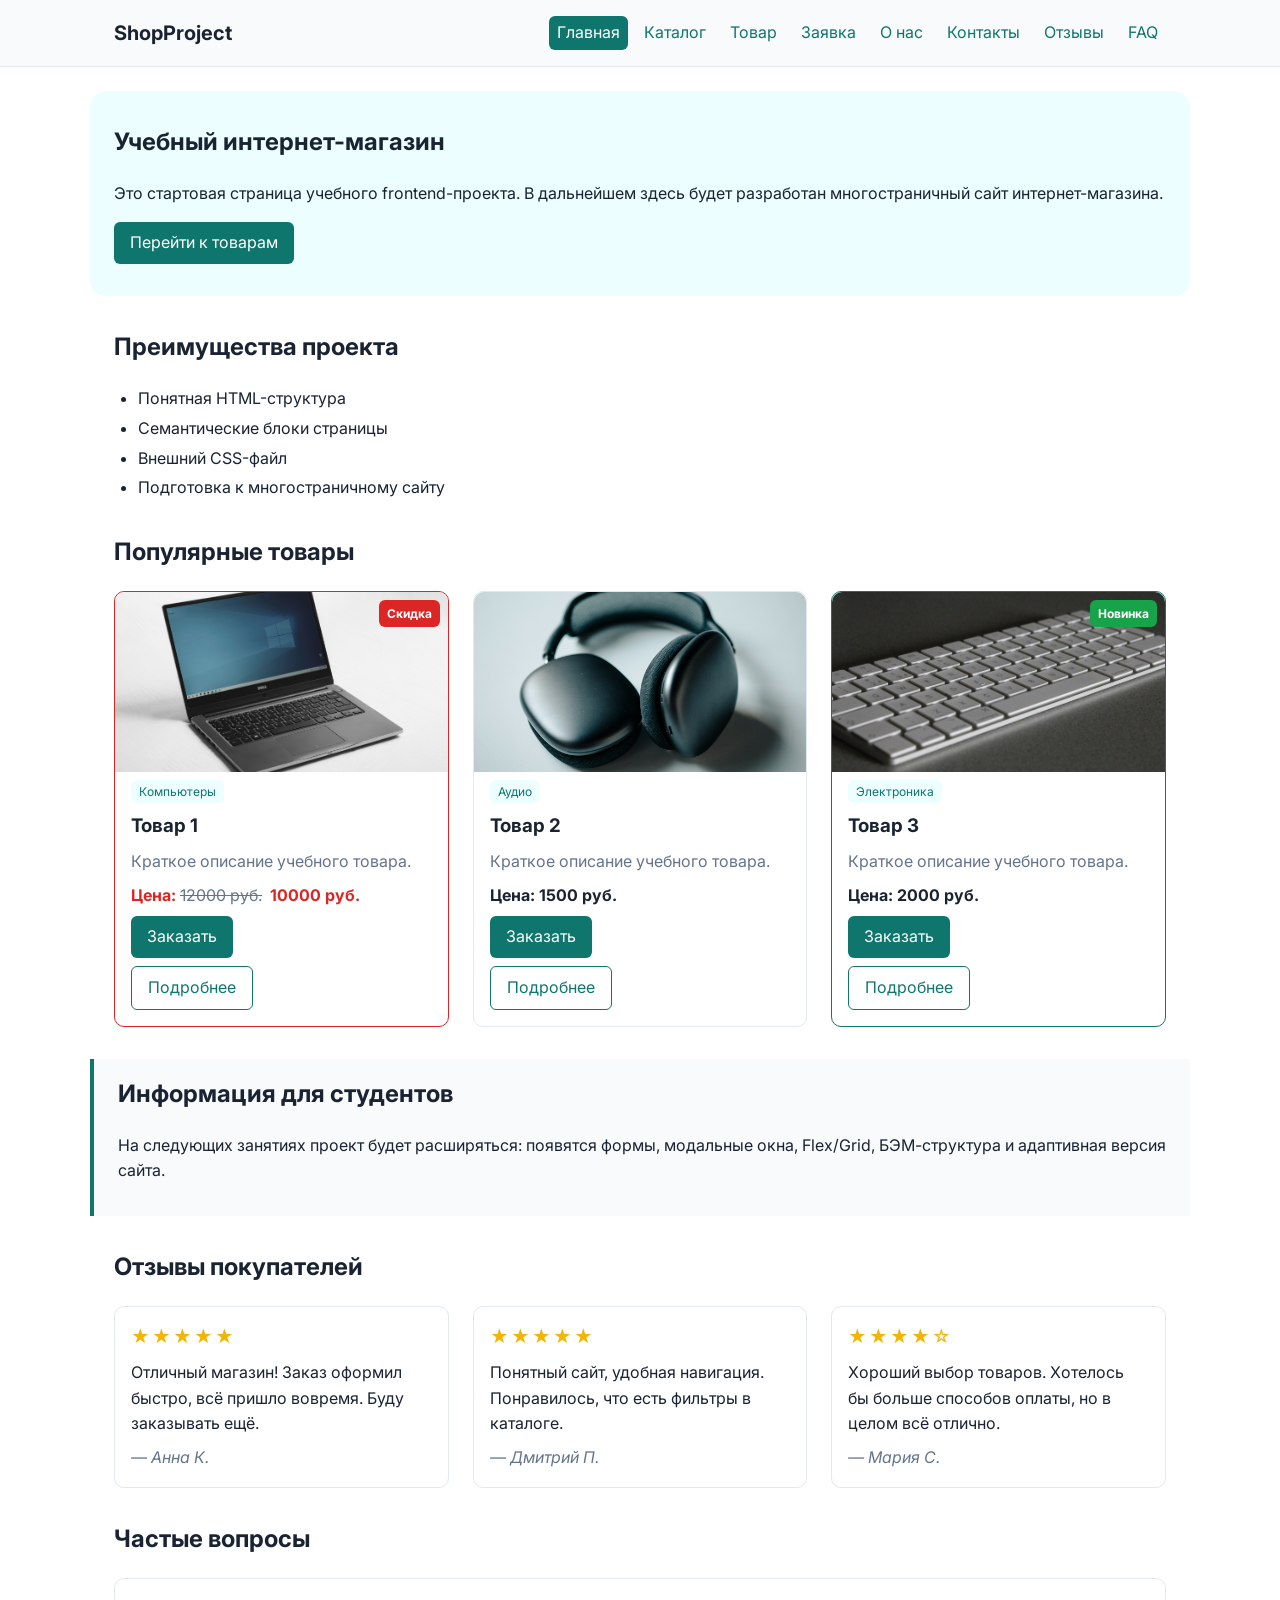
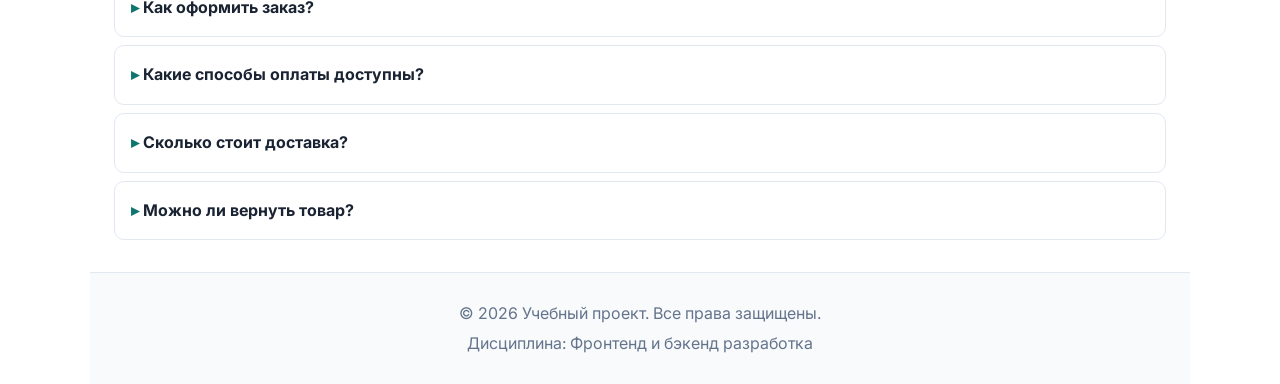
<file: index.html>
<!DOCTYPE html>
<html lang="ru">
<head>
  <meta charset="UTF-8">
  <meta name="viewport" content="width=device-width, initial-scale=1.0">
  <meta name="description" content="Учебный интернет-магазин — главная страница.">
  <title>Главная — Учебный интернет-магазин</title>
  <link rel="preconnect" href="https://fonts.googleapis.com">
  <link rel="preconnect" href="https://fonts.gstatic.com" crossorigin>
  <link href="https://fonts.googleapis.com/css2?family=Inter:wght@400;500;600;700&display=swap" rel="stylesheet"> 
  <link rel="stylesheet" href="css/style.css">
  <script src="js/main.js" defer></script>
</head>
<body>

  <a class="skip-link" href="#main-content">Перейти к содержимому</a>
  <div class="welcome-banner" id="welcome-banner" hidden>
    <div class="welcome-banner__inner">
      <span class="welcome-banner__text" id="welcome-text"></span>
      <button class="welcome-banner__close" type="button" id="welcome-close" aria-label="Закрыть">×</button>
    </div>
  </div>

  <header class="site-header">
    <div class="site-header__inner">
      <a class="site-header__logo" href="index.html">ShopProject</a>
      <nav class="site-nav" aria-label="Основная навигация">
        <ul class="site-nav__list">
          <li class="site-nav__item"><a class="site-nav__link site-nav__link--active" href="index.html" aria-current="page">Главная</a></li>
          <li class="site-nav__item"><a class="site-nav__link" href="catalog.html">Каталог</a></li>
          <li class="site-nav__item"><a class="site-nav__link" href="product.html">Товар</a></li>
          <li class="site-nav__item"><a class="site-nav__link" href="order.html">Заявка</a></li>
          <li class="site-nav__item"><a class="site-nav__link" href="about.html">О нас</a></li>
          <li class="site-nav__item"><a class="site-nav__link" href="contacts.html">Контакты</a></li>
          <li class="site-nav__item"><a class="site-nav__link" href="#reviews">Отзывы</a></li>
          <li class="site-nav__item"><a class="site-nav__link" href="#faq">FAQ</a></li>
        </ul>
      </nav>
    </div>
  </header>

  <main id="main-content">

    <section class="hero">
      <h1>Учебный интернет-магазин</h1>
      <p>Это стартовая страница учебного frontend-проекта. В дальнейшем здесь будет разработан многостраничный сайт интернет-магазина.</p>
      <a class="button button--primary" href="#popular">Перейти к товарам</a>
    </section>

    <section class="section" id="advantages">
      <h2>Преимущества проекта</h2>
      <ul class="advantages-list">
        <li>Понятная HTML-структура</li>
        <li>Семантические блоки страницы</li>
        <li>Внешний CSS-файл</li>
        <li>Подготовка к многостраничному сайту</li>
      </ul>
    </section>

    <section class="section" id="popular">
      <h2>Популярные товары</h2>
      <div class="products-grid">

        <article class="product-card product-card--discount">
          <span class="product-card__badge">Скидка</span>
          <div class="product-card__image">
            <img src="images/product-1.jpg" alt="Товар 1" loading="lazy">
          </div>
          <span class="product-card__category">Компьютеры</span>
          <h3 class="product-card__title">Товар 1</h3>
          <p class="product-card__description">Краткое описание учебного товара.</p>
          <p class="product-card__price">Цена: <s class="product-card__price-old">12000 руб.</s> 10000 руб.</p>
          <button class="button button--primary product-card__button" type="button" data-product="Товар 1">Заказать</button>
          <a class="button button--secondary product-card__button" href="product.html?id=1">Подробнее</a>
        </article>

        <article class="product-card">
          <div class="product-card__image">
            <img src="images/product-2.jpg" alt="Товар 2" loading="lazy">
          </div>
          <span class="product-card__category">Аудио</span>
          <h3 class="product-card__title">Товар 2</h3>
          <p class="product-card__description">Краткое описание учебного товара.</p>
          <p class="product-card__price">Цена: 1500 руб.</p>
          <button class="button button--primary product-card__button" type="button" data-product="Товар 2">Заказать</button>
          <a class="button button--secondary product-card__button" href="product.html?id=2">Подробнее</a>
        </article>

        <article class="product-card product-card--featured">
          <span class="product-card__badge product-card__badge--new">Новинка</span>
          <div class="product-card__image">
            <img src="images/product-3.jpg" alt="Товар 3" loading="lazy">
          </div>
          <span class="product-card__category">Электроника</span>
          <h3 class="product-card__title">Товар 3</h3>
          <p class="product-card__description">Краткое описание учебного товара.</p>
          <p class="product-card__price">Цена: 2000 руб.</p>
          <button class="button button--primary product-card__button" type="button" data-product="Товар 3">Заказать</button>
          <a class="button button--secondary product-card__button" href="product.html?id=3">Подробнее</a>
        </article>

      </div>
    </section>

    <aside class="aside-info">
      <h2>Информация для студентов</h2>
      <p>На следующих занятиях проект будет расширяться: появятся формы, модальные окна, Flex/Grid, БЭМ-структура и адаптивная версия сайта.</p>
    </aside>

      <!-- Отзывы -->
    <section class="section" id="reviews">
      <h2>Отзывы покупателей</h2>
      <div class="reviews-grid">

        <article class="review-card">
          <p class="review-card__rating" aria-label="Оценка 5 из 5">★★★★★</p>
          <p class="review-card__text">Отличный магазин! Заказ оформил быстро, всё пришло вовремя. Буду заказывать ещё.</p>
          <p class="review-card__author">— Анна К.</p>
        </article>

        <article class="review-card">
          <p class="review-card__rating" aria-label="Оценка 5 из 5">★★★★★</p>
          <p class="review-card__text">Понятный сайт, удобная навигация. Понравилось, что есть фильтры в каталоге.</p>
          <p class="review-card__author">— Дмитрий П.</p>
        </article>

        <article class="review-card">
          <p class="review-card__rating" aria-label="Оценка 4 из 5">★★★★☆</p>
          <p class="review-card__text">Хороший выбор товаров. Хотелось бы больше способов оплаты, но в целом всё отлично.</p>
          <p class="review-card__author">— Мария С.</p>
        </article>

      </div>
    </section>

    <!-- FAQ -->
    <section class="section" id="faq">
      <h2>Частые вопросы</h2>
      <div class="faq">

        <details class="faq-item">
          <summary class="faq-item__question">Как оформить заказ?</summary>
          <p class="faq-item__answer">Нажмите кнопку «Заказать» в карточке товара, заполните форму в модальном окне и подтвердите заявку. Мы свяжемся с вами для уточнения деталей.</p>
        </details>

        <details class="faq-item">
          <summary class="faq-item__question">Какие способы оплаты доступны?</summary>
          <p class="faq-item__answer">Мы принимаем банковские карты, переводы по СБП и наличные при получении.</p>
        </details>

        <details class="faq-item">
          <summary class="faq-item__question">Сколько стоит доставка?</summary>
          <p class="faq-item__answer">Доставка по городу — бесплатно при заказе от 3000 рублей. По России — от 300 рублей в зависимости от региона.</p>
        </details>

        <details class="faq-item">
          <summary class="faq-item__question">Можно ли вернуть товар?</summary>
          <p class="faq-item__answer">Да, в течение 14 дней с момента получения, если товар не был в использовании и сохранена упаковка.</p>
        </details>

      </div>
    </section>

    <p class="success-message" id="success-message" hidden>Форма успешно отправлена!</p>
  </main>

  <footer class="site-footer" id="contacts">
    <p>&copy; 2026 Учебный проект. Все права защищены.</p>
    <p>Дисциплина: Фронтенд и бэкенд разработка</p>
  </footer>

  <dialog class="order-dialog" id="order-dialog" aria-labelledby="order-dialog-title">
    <h2 class="order-dialog__title" id="order-dialog-title">Оформление заявки</h2>
    <form class="order-form" id="order-form" action="#" method="post" novalidate>
      <input id="selected-product" name="selected-product" type="hidden">

      <div class="order-form__field">
        <label class="order-form__label" for="order-name">Имя</label>
        <input class="order-form__input" id="order-name" name="name" type="text" placeholder="Введите ваше имя" minlength="2" required>
      </div>

      <div class="order-form__field">
        <label class="order-form__label" for="order-email">E-mail</label>
        <input class="order-form__input" id="order-email" name="email" type="email" placeholder="example@mail.ru" required>
      </div>

      <div class="order-form__field">
        <label class="order-form__label" for="order-phone">Телефон</label>
        <input class="order-form__input" id="order-phone" name="phone" type="tel" placeholder="+7 (900) 000-00-00" required>
      </div>

      <div class="order-form__field">
        <label class="order-form__label" for="order-comment">Комментарий</label>
        <textarea class="order-form__textarea" id="order-comment" name="comment" rows="3" placeholder="Дополнительная информация"></textarea>
      </div>

      <div class="order-form__field order-form__field--checkbox">
        <label>
          <input id="order-agreement" name="agreement" type="checkbox" required>
          Я согласен на обработку данных
        </label>
      </div>

      <div class="order-form__actions">
        <button class="button button--secondary" type="button" id="close-order-dialog">Закрыть</button>
        <button class="button button--primary" type="submit">Отправить заявку</button>
      </div>
    </form>
  </dialog>

</body>
</html>
</file>
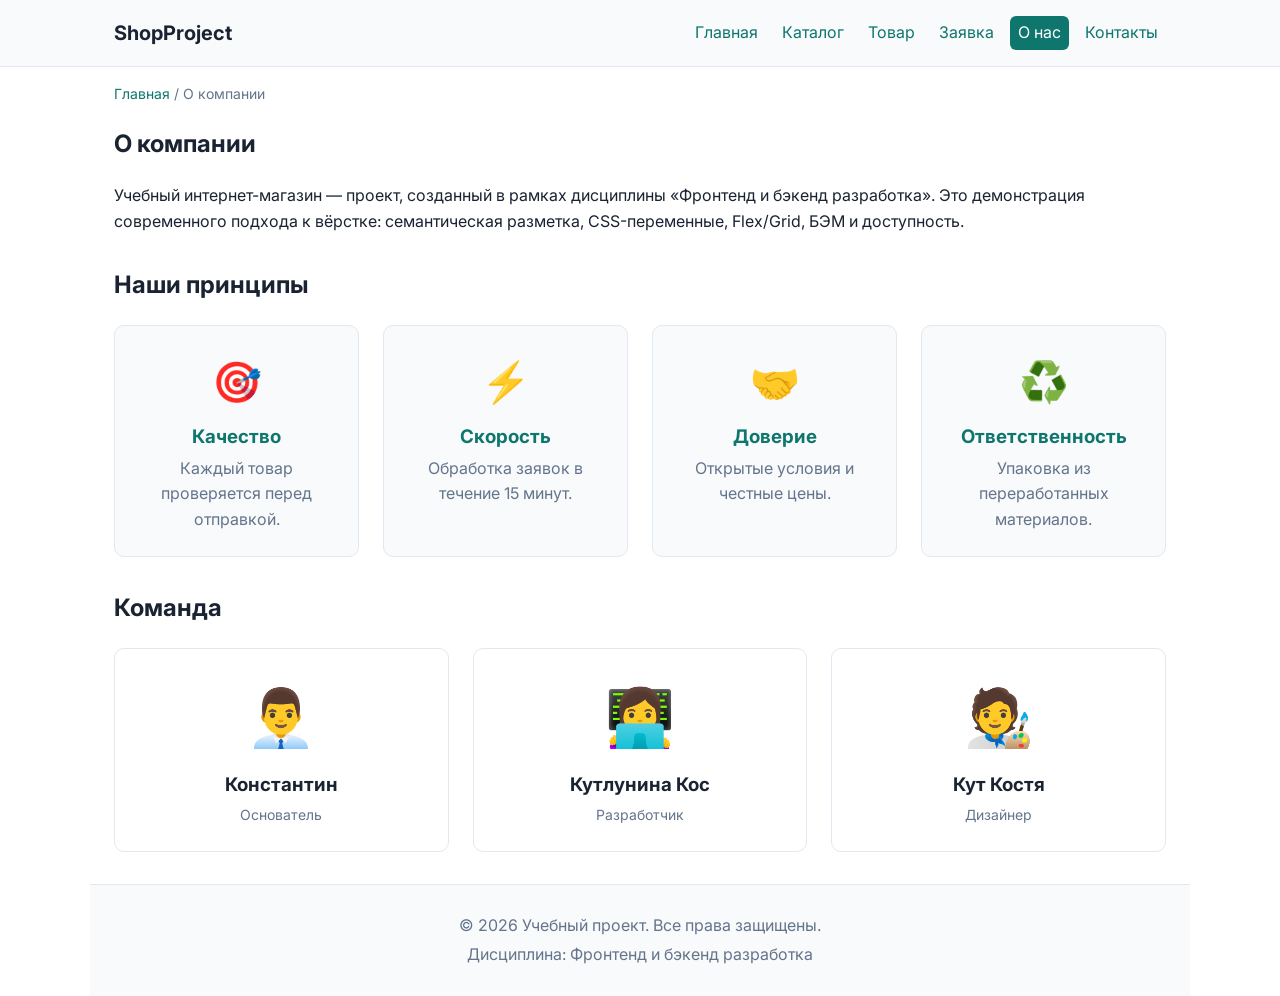
<file: about.html>
<!DOCTYPE html>
<html lang="ru">
<head>
  <meta charset="UTF-8">
  <meta name="viewport" content="width=device-width, initial-scale=1.0">
  <meta name="description" content="О компании — учебный интернет-магазин.">
  <title>О компании — Учебный интернет-магазин</title>
  <link rel="preconnect" href="https://fonts.googleapis.com">
  <link rel="preconnect" href="https://fonts.gstatic.com" crossorigin>
  <link href="https://fonts.googleapis.com/css2?family=Inter:wght@400;500;600;700&display=swap" rel="stylesheet">
  <link rel="stylesheet" href="css/style.css">
  <script src="js/main.js" defer></script>
</head>
<body>

  <a class="skip-link" href="#main-content">Перейти к содержимому</a>

  <header class="site-header">
    <div class="site-header__inner">
      <a class="site-header__logo" href="index.html">ShopProject</a>
      <nav class="site-nav" aria-label="Основная навигация">
        <ul class="site-nav__list">
          <li class="site-nav__item"><a class="site-nav__link" href="index.html">Главная</a></li>
          <li class="site-nav__item"><a class="site-nav__link" href="catalog.html">Каталог</a></li>
          <li class="site-nav__item"><a class="site-nav__link" href="product.html">Товар</a></li>
          <li class="site-nav__item"><a class="site-nav__link" href="order.html">Заявка</a></li>
          <li class="site-nav__item"><a class="site-nav__link site-nav__link--active" href="about.html" aria-current="page">О нас</a></li>
          <li class="site-nav__item"><a class="site-nav__link" href="contacts.html">Контакты</a></li>
        </ul>
      </nav>
    </div>
  </header>

  <main id="main-content">

    <nav class="breadcrumbs" aria-label="Хлебные крошки">
      <a class="breadcrumbs__link" href="index.html">Главная</a>
      <span class="breadcrumbs__current">О компании</span>
    </nav>

    <section class="section">
      <h1>О компании</h1>
      <p>Учебный интернет-магазин — проект, созданный в рамках дисциплины «Фронтенд и бэкенд разработка». Это демонстрация современного подхода к вёрстке: семантическая разметка, CSS-переменные, Flex/Grid, БЭМ и доступность.</p>
    </section>

    <section class="section" id="values">
      <h2>Наши принципы</h2>
      <div class="values-grid">

        <article class="value-card">
          <div class="value-card__icon">🎯</div>
          <h3 class="value-card__title">Качество</h3>
          <p class="value-card__text">Каждый товар проверяется перед отправкой.</p>
        </article>

        <article class="value-card">
          <div class="value-card__icon">⚡</div>
          <h3 class="value-card__title">Скорость</h3>
          <p class="value-card__text">Обработка заявок в течение 15 минут.</p>
        </article>

        <article class="value-card">
          <div class="value-card__icon">🤝</div>
          <h3 class="value-card__title">Доверие</h3>
          <p class="value-card__text">Открытые условия и честные цены.</p>
        </article>

        <article class="value-card">
          <div class="value-card__icon">♻️</div>
          <h3 class="value-card__title">Ответственность</h3>
          <p class="value-card__text">Упаковка из переработанных материалов.</p>
        </article>

      </div>
    </section>

    <section class="section">
      <h2>Команда</h2>
      <div class="team-grid">

        <article class="team-card">
          <div class="team-card__avatar">👨‍💼</div>
          <h3 class="team-card__name">Константин</h3>
          <p class="team-card__role">Основатель</p>
        </article>

        <article class="team-card">
          <div class="team-card__avatar">👩‍💻</div>
          <h3 class="team-card__name">Кутлунина Кос</h3>
          <p class="team-card__role">Разработчик</p>
        </article>

        <article class="team-card">
          <div class="team-card__avatar">🧑‍🎨</div>
          <h3 class="team-card__name">Кут Костя</h3>
          <p class="team-card__role">Дизайнер</p>
        </article>

      </div>
    </section>

  </main>

  <footer class="site-footer">
    <p>&copy; 2026 Учебный проект. Все права защищены.</p>
    <p>Дисциплина: Фронтенд и бэкенд разработка</p>
  </footer>

</body>
</html>
</file>
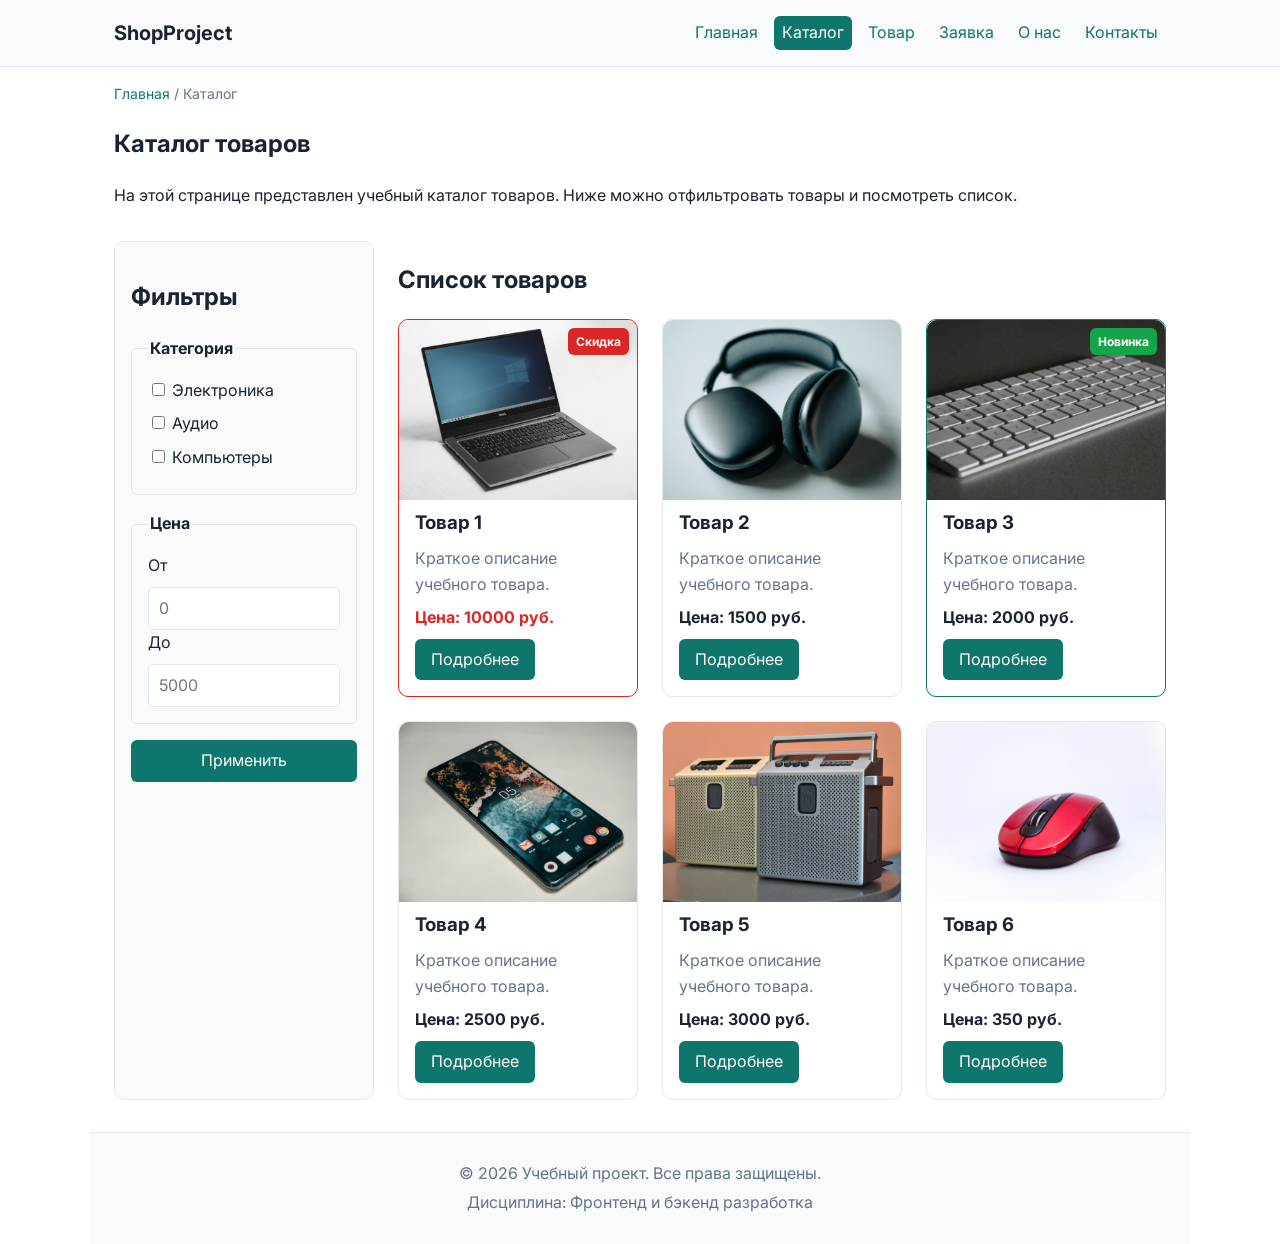
<file: catalog.html>
<!DOCTYPE html>
<html lang="ru">
<head>
  <meta charset="UTF-8">
  <meta name="viewport" content="width=device-width, initial-scale=1.0">
  <meta name="description" content="Каталог товаров учебного интернет-магазина.">
  <title>Каталог — Учебный интернет-магазин</title>
  <link rel="preconnect" href="https://fonts.googleapis.com">
  <link rel="preconnect" href="https://fonts.gstatic.com" crossorigin>
  <link href="https://fonts.googleapis.com/css2?family=Inter:wght@400;500;600;700&display=swap" rel="stylesheet">
  <link rel="stylesheet" href="css/style.css">
  <script src="js/main.js" defer></script>
</head>
<body>

  <a class="skip-link" href="#main-content">Перейти к содержимому</a>

  <header class="site-header">
    <div class="site-header__inner">
      <a class="site-header__logo" href="index.html">ShopProject</a>
      <nav class="site-nav" aria-label="Основная навигация">
        <ul class="site-nav__list">
          <li class="site-nav__item"><a class="site-nav__link" href="index.html" >Главная</a></li>
          <li class="site-nav__item"><a class="site-nav__link site-nav__link--active" href="catalog.html" aria-current="page">Каталог</a></li>
          <li class="site-nav__item"><a class="site-nav__link" href="product.html">Товар</a></li>
          <li class="site-nav__item"><a class="site-nav__link" href="order.html">Заявка</a></li>
          <li class="site-nav__item"><a class="site-nav__link" href="about.html">О нас</a></li>
          <li class="site-nav__item"><a class="site-nav__link" href="contacts.html">Контакты</a></li>
        </ul>
      </nav>
    </div>
  </header>

  <main id="main-content">

    <nav class="breadcrumbs" aria-label="Хлебные крошки">
      <a class="breadcrumbs__link" href="index.html">Главная</a>
      <span class="breadcrumbs__current">Каталог</span>
    </nav>

    <section class="section">
      <h1>Каталог товаров</h1>
      <p>На этой странице представлен учебный каталог товаров. Ниже можно отфильтровать товары и посмотреть список.</p>
    </section>

    <section class="catalog-layout">

      <aside class="catalog-filters">
        <h2>Фильтры</h2>
        <form class="filters-form" id="filters-form" action="#" method="get">
          <fieldset>
            <legend>Категория</legend>
            <label><input type="checkbox" name="category" value="electronics"> Электроника</label>
            <label><input type="checkbox" name="category" value="audio"> Аудио</label>
            <label><input type="checkbox" name="category" value="computers"> Компьютеры</label>
          </fieldset>

          <fieldset>
            <legend>Цена</legend>
            <label for="price-from">От</label>
            <input id="price-from" name="price-from" type="number" min="0" placeholder="0">
            <label for="price-to">До</label>
            <input id="price-to" name="price-to" type="number" min="0" placeholder="5000">
          </fieldset>

          <button class="button button--primary" type="submit">Применить</button>
        </form>
      </aside>

<section class="catalog-products">
  <h2>Список товаров</h2>
  <div class="products-grid">

    <article class="product-card product-card--discount" data-category="computers" data-price="1000">
      <span class="product-card__badge">Скидка</span>
      <div class="product-card__image">
        <img src="images/product-1.jpg" alt="Товар 1" loading="lazy">
      </div>
      <h3 class="product-card__title">Товар 1</h3>
      <p class="product-card__description">Краткое описание учебного товара.</p>
      <p class="product-card__price">Цена: 10000 руб.</p>
      <a class="button button--primary product-card__button" href="product.html?id=1">Подробнее</a>
    </article>

    <article class="product-card" data-category="audio" data-price="1500">
      <div class="product-card__image">
        <img src="images/product-2.jpg" alt="Товар 2" loading="lazy">
      </div>      
      <h3 class="product-card__title">Товар 2</h3>
      <p class="product-card__description">Краткое описание учебного товара.</p>
      <p class="product-card__price">Цена: 1500 руб.</p>
      <a class="button button--primary product-card__button" href="product.html?id=2">Подробнее</a>
    </article>

    <article class="product-card product-card--featured" data-category="electronics" data-price="2000">
      <span class="product-card__badge product-card__badge--new">Новинка</span>
      <div class="product-card__image">
        <img src="images/product-3.jpg" alt="Товар 3" loading="lazy">
      </div> 
      <h3 class="product-card__title">Товар 3</h3>
      <p class="product-card__description">Краткое описание учебного товара.</p>
      <p class="product-card__price">Цена: 2000 руб.</p>
      <a class="button button--primary product-card__button" href="product.html?id=3">Подробнее</a>
    </article>

    <article class="product-card" data-category="computers" data-price="2500">
      <div class="product-card__image">
        <img src="images/product-4.jpg" alt="Товар 4" loading="lazy">
      </div>       
      <h3 class="product-card__title">Товар 4</h3>
      <p class="product-card__description">Краткое описание учебного товара.</p>
      <p class="product-card__price">Цена: 2500 руб.</p>
      <a class="button button--primary product-card__button" href="product.html?id=4">Подробнее</a>
    </article>

    <article class="product-card" data-category="audio" data-price="3000">
      <div class="product-card__image">
        <img src="images/product-5.jpg" alt="Товар 5" loading="lazy">
      </div>       
      <h3 class="product-card__title">Товар 5</h3>
      <p class="product-card__description">Краткое описание учебного товара.</p>
      <p class="product-card__price">Цена: 3000 руб.</p>
      <a class="button button--primary product-card__button" href="product.html?id=5">Подробнее</a>
    </article>

    <article class="product-card" data-category="electronics" data-price="3500">
      <div class="product-card__image">
        <img src="images/product-6.jpg" alt="Товар 6" loading="lazy">
      </div>       
      <h3 class="product-card__title">Товар 6</h3>
      <p class="product-card__description">Краткое описание учебного товара.</p>
      <p class="product-card__price">Цена: 350 руб.</p>
      <a class="button button--primary product-card__button" href="product.html?id=6">Подробнее</a>
    </article>

  </div>
</section>

    </section>
  </main>

  <footer class="site-footer">
    <p>&copy; 2026 Учебный проект. Все права защищены.</p>
    <p>Дисциплина: Фронтенд и бэкенд разработка</p>
  </footer>

</body>
</html>
</file>
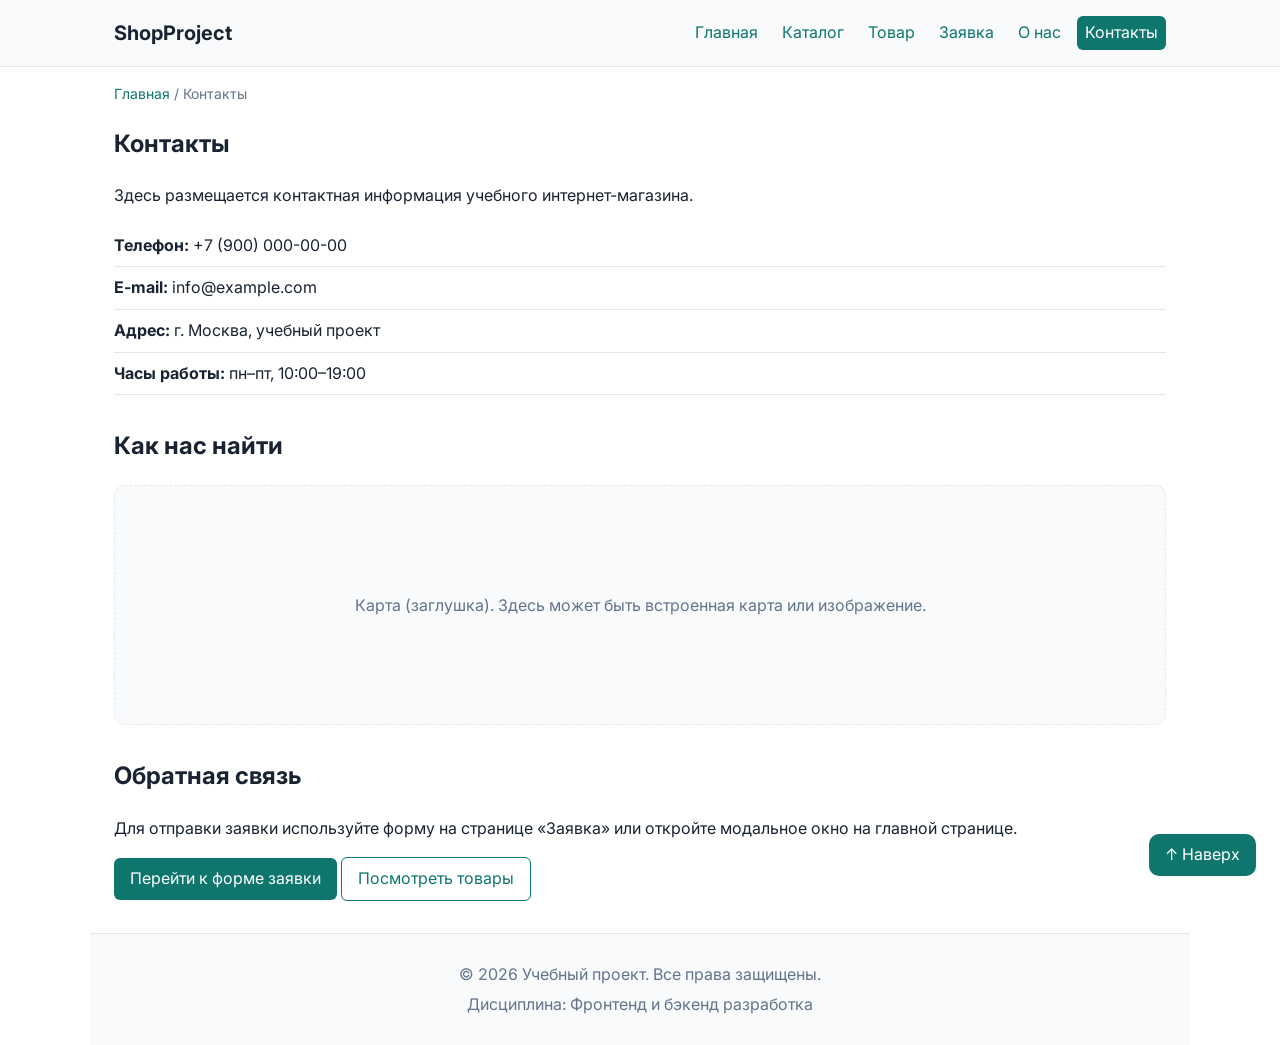
<file: contacts.html>
<!DOCTYPE html>
<html lang="ru">
<head>
  <meta charset="UTF-8">
  <meta name="viewport" content="width=device-width, initial-scale=1.0">
  <meta name="description" content="Контакты учебного интернет-магазина.">
  <title>Контакты — Учебный интернет-магазин</title>
  <link rel="preconnect" href="https://fonts.googleapis.com">
  <link rel="preconnect" href="https://fonts.gstatic.com" crossorigin>
  <link href="https://fonts.googleapis.com/css2?family=Inter:wght@400;500;600;700&display=swap" rel="stylesheet">
  <link rel="stylesheet" href="css/style.css">
  <script src="js/main.js" defer></script>
</head>
<body>

  <a class="skip-link" href="#main-content">Перейти к содержимому</a>

  <header class="site-header">
    <div class="site-header__inner">
      <a class="site-header__logo" href="index.html">ShopProject</a>
      <nav class="site-nav" aria-label="Основная навигация">
        <ul class="site-nav__list">
          <li class="site-nav__item"><a class="site-nav__link" href="index.html">Главная</a></li>
          <li class="site-nav__item"><a class="site-nav__link" href="catalog.html">Каталог</a></li>
          <li class="site-nav__item"><a class="site-nav__link" href="product.html">Товар</a></li>
          <li class="site-nav__item"><a class="site-nav__link" href="order.html">Заявка</a></li>
          <li class="site-nav__item"><a class="site-nav__link" href="about.html">О нас</a></li>
          <li class="site-nav__item"><a class="site-nav__link site-nav__link--active" href="contacts.html" aria-current="page">Контакты</a></li>
        </ul>
      </nav>
    </div>
  </header>

  <main id="main-content">

    <nav class="breadcrumbs" aria-label="Хлебные крошки">
      <a class="breadcrumbs__link" href="index.html">Главная</a>
      <span class="breadcrumbs__current">Контакты</span>
    </nav>

    <section class="section">
      <h1>Контакты</h1>
      <p>Здесь размещается контактная информация учебного интернет-магазина.</p>

      <ul class="contacts-list">
        <li><strong>Телефон:</strong> +7 (900) 000-00-00</li>
        <li><strong>E-mail:</strong> info@example.com</li>
        <li><strong>Адрес:</strong> г. Москва, учебный проект</li>
        <li><strong>Часы работы:</strong> пн–пт, 10:00–19:00</li>
      </ul>
    </section>

    <section class="section">
      <h2>Как нас найти</h2>
      <div class="map-placeholder">
        Карта (заглушка). Здесь может быть встроенная карта или изображение.
      </div>
    </section>

    <section class="section" id="feedback">
      <h2>Обратная связь</h2>
      <p>Для отправки заявки используйте форму на странице «Заявка» или откройте модальное окно на главной странице.</p>
      <a class="button button--primary" href="order.html">Перейти к форме заявки</a>
      <a class="button button--secondary" href="index.html#popular">Посмотреть товары</a>
    </section>

  </main>

  <footer class="site-footer">
    <p>&copy; 2026 Учебный проект. Все права защищены.</p>
    <p>Дисциплина: Фронтенд и бэкенд разработка</p>
  </footer>

  <a class="back-to-top" href="#" aria-label="Наверх">↑ Наверх</a>

</body>
</html>
</file>
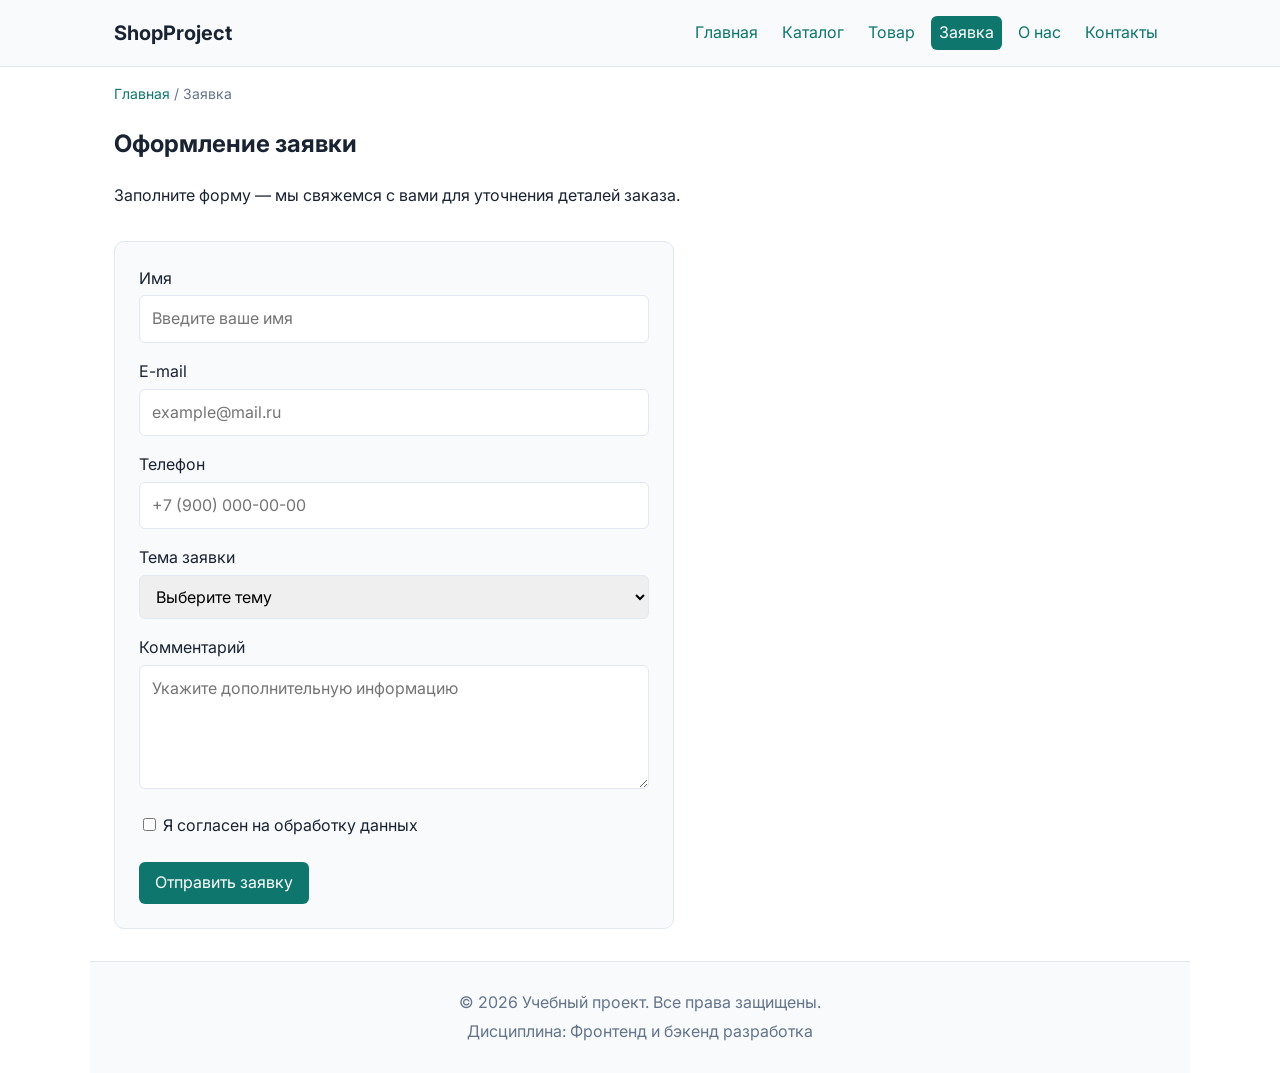
<file: order.html>
<!DOCTYPE html>
<html lang="ru">
<head>
  <meta charset="UTF-8">
  <meta name="viewport" content="width=device-width, initial-scale=1.0">
  <meta name="description" content="Оформление заявки в учебном интернет-магазине.">
  <title>Заявка — Учебный интернет-магазин</title>
  <link rel="preconnect" href="https://fonts.googleapis.com">
  <link rel="preconnect" href="https://fonts.gstatic.com" crossorigin>
  <link href="https://fonts.googleapis.com/css2?family=Inter:wght@400;500;600;700&display=swap" rel="stylesheet">
  <link rel="stylesheet" href="css/style.css">
  <script src="js/main.js" defer></script>
</head>
<body>

  <a class="skip-link" href="#main-content">Перейти к содержимому</a>

  <header class="site-header">
    <div class="site-header__inner">
      <a class="site-header__logo" href="index.html">ShopProject</a>
      <nav class="site-nav" aria-label="Основная навигация">
        <ul class="site-nav__list">
          <li class="site-nav__item"><a class="site-nav__link" href="index.html">Главная</a></li>
          <li class="site-nav__item"><a class="site-nav__link" href="catalog.html">Каталог</a></li>
          <li class="site-nav__item"><a class="site-nav__link" href="product.html">Товар</a></li>
          <li class="site-nav__item"><a class="site-nav__link site-nav__link--active" href="order.html" aria-current="page">Заявка</a></li>
          <li class="site-nav__item"><a class="site-nav__link" href="about.html">О нас</a></li>
          <li class="site-nav__item"><a class="site-nav__link" href="contacts.html">Контакты</a></li>
        </ul>
      </nav>
    </div>
  </header>

  <main id="main-content">

    <nav class="breadcrumbs" aria-label="Хлебные крошки">
      <a class="breadcrumbs__link" href="index.html">Главная</a>
      <span class="breadcrumbs__current">Заявка</span>
    </nav>

    <section class="section">
      <h1>Оформление заявки</h1>
      <p>Заполните форму — мы свяжемся с вами для уточнения деталей заказа.</p>
    </section>

    <section class="section">
      <form class="order-form order-form--page" id="order-form-page" action="#" method="post" novalidate>

        <div class="order-form__field">
          <label class="order-form__label" for="page-name">Имя</label>
          <input class="order-form__input" id="page-name" name="name" type="text" placeholder="Введите ваше имя" minlength="2" required>
        </div>

        <div class="order-form__field">
          <label class="order-form__label" for="page-email">E-mail</label>
          <input class="order-form__input" id="page-email" name="email" type="email" placeholder="example@mail.ru" required>
        </div>

        <div class="order-form__field">
          <label class="order-form__label" for="page-phone">Телефон</label>
          <input class="order-form__input" id="page-phone" name="phone" type="tel" placeholder="+7 (900) 000-00-00" required>
        </div>

        <div class="order-form__field">
          <label class="order-form__label" for="page-topic">Тема заявки</label>
          <select class="order-form__select" id="page-topic" name="topic" required>
            <option value="">Выберите тему</option>
            <option value="product">Заказ товара</option>
            <option value="consultation">Консультация</option>
            <option value="delivery">Доставка</option>
          </select>
        </div>

        <div class="order-form__field">
          <label class="order-form__label" for="page-comment">Комментарий</label>
          <textarea class="order-form__textarea" id="page-comment" name="comment" rows="4" placeholder="Укажите дополнительную информацию"></textarea>
        </div>

        <div class="order-form__field order-form__field--checkbox">
          <label>
            <input id="page-agreement" name="agreement" type="checkbox" required>
            Я согласен на обработку данных
          </label>
        </div>

        <div class="order-form__actions">
          <button class="button button--primary" type="submit">Отправить заявку</button>
        </div>

      </form>

      <p class="success-message" id="success-message-page" hidden>Заявка успешно отправлена!</p>
    </section>

  </main>

  <footer class="site-footer">
    <p>&copy; 2026 Учебный проект. Все права защищены.</p>
    <p>Дисциплина: Фронтенд и бэкенд разработка</p>
  </footer>

</body>
</html>
</file>
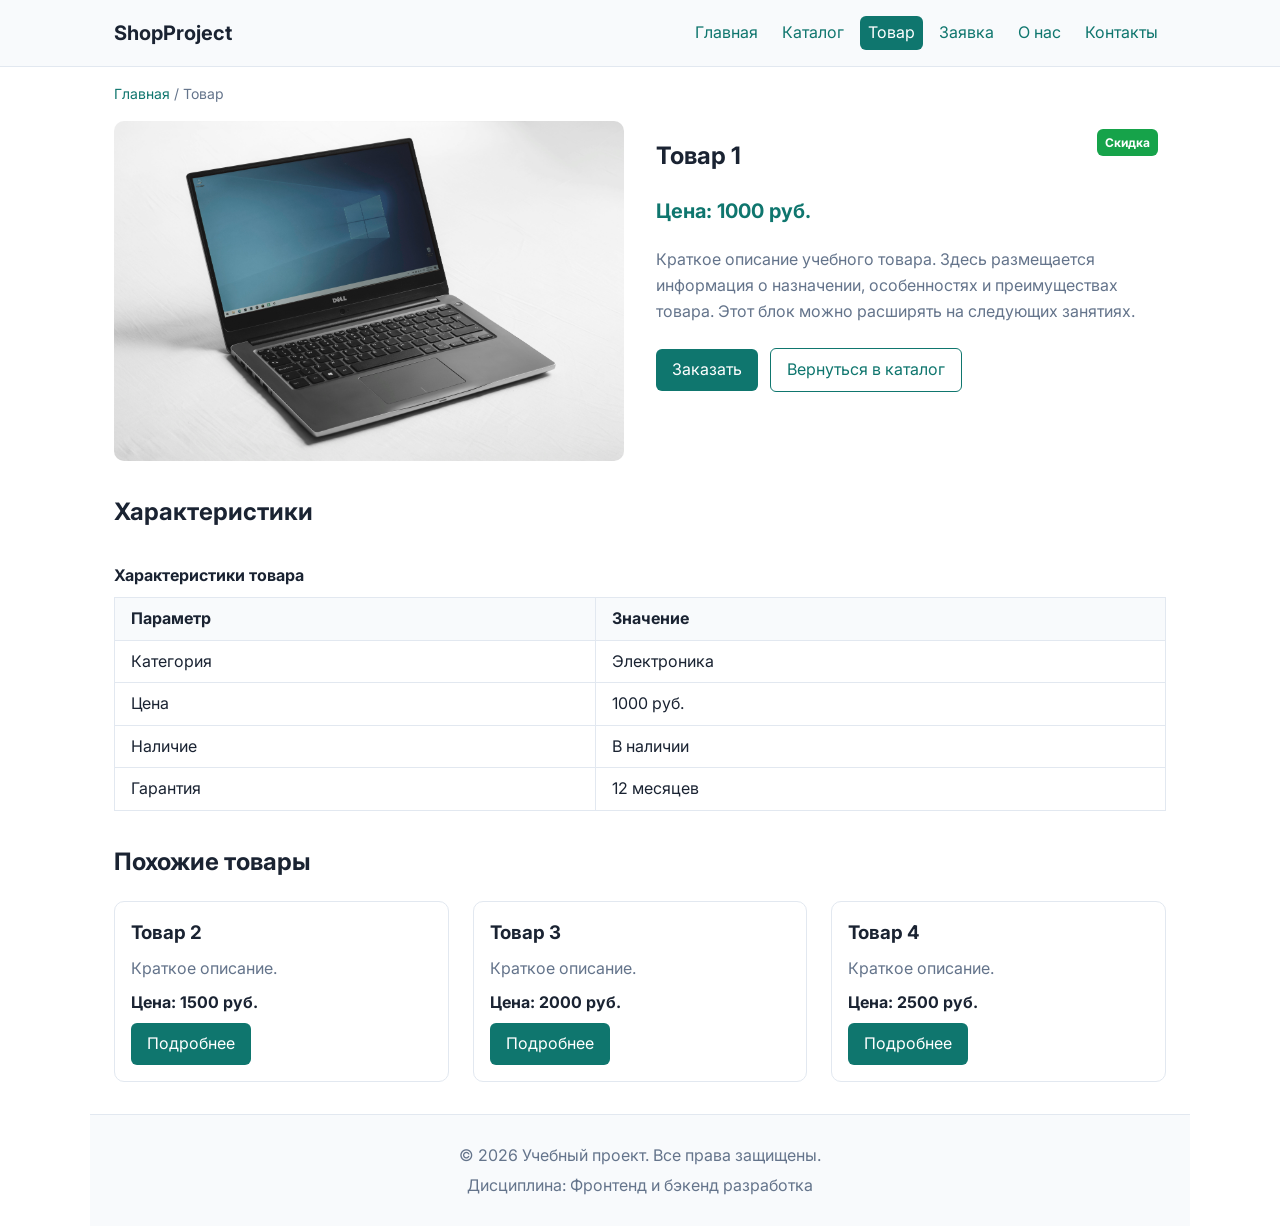
<file: product.html>
<!DOCTYPE html>
<html lang="ru">
<head>
  <meta charset="UTF-8">
  <meta name="viewport" content="width=device-width, initial-scale=1.0">
  <meta name="description" content="Карточка товара учебного интернет-магазина.">
  <title>Карточка товара — Учебный интернет-магазин</title>
  <link rel="preconnect" href="https://fonts.googleapis.com">
  <link rel="preconnect" href="https://fonts.gstatic.com" crossorigin>
  <link href="https://fonts.googleapis.com/css2?family=Inter:wght@400;500;600;700&display=swap" rel="stylesheet">
  <link rel="stylesheet" href="css/style.css">
  <script src="js/main.js" defer></script>
</head>
<body>

  <a class="skip-link" href="#main-content">Перейти к содержимому</a>

  <header class="site-header">
    <div class="site-header__inner">
      <a class="site-header__logo" href="index.html">ShopProject</a>
      <nav class="site-nav" aria-label="Основная навигация">
        <ul class="site-nav__list">
          <li class="site-nav__item"><a class="site-nav__link" href="index.html">Главная</a></li>
          <li class="site-nav__item"><a class="site-nav__link" href="catalog.html">Каталог</a></li>
          <li class="site-nav__item"><a class="site-nav__link site-nav__link--active" href="product.html" aria-current="page">Товар</a></li>
          <li class="site-nav__item"><a class="site-nav__link" href="order.html">Заявка</a></li>
          <li class="site-nav__item"><a class="site-nav__link" href="about.html">О нас</a></li>
          <li class="site-nav__item"><a class="site-nav__link" href="contacts.html">Контакты</a></li>
        </ul>
      </nav>
    </div>
  </header>

  <main id="main-content">

    <nav class="breadcrumbs" aria-label="Хлебные крошки">
      <a class="breadcrumbs__link" href="index.html">Главная</a>
      <span class="breadcrumbs__current">Товар</span>
    </nav>

    <section class="section">
      <div class="product-detail">
        <div class="product-detail__image">
          <img src="images/product-1.jpg" alt="Товар 1" loading="lazy">
        </div>

        <div class="product-detail__info">
          <span class="product-card__badge product-card__badge--new">Новинка</span>
          <h1>Товар 1</h1>
          <p class="product-detail__price">Цена: 10000 руб.</p>
          <p class="product-detail__description">
            Краткое описание учебного товара. Здесь размещается информация о назначении,
            особенностях и преимуществах товара. Этот блок можно расширять на следующих занятиях.
          </p>
          <button class="button button--primary" type="button" data-product="Товар 1">Заказать</button>
          <a class="button button--secondary" href="catalog.html">Вернуться в каталог</a>
        </div>
      </div>
    </section>

    <section class="section">
      <h2>Характеристики</h2>
      <table class="product-table">
        <caption>Характеристики товара</caption>
        <thead>
          <tr>
            <th>Параметр</th>
            <th>Значение</th>
          </tr>
        </thead>
        <tbody>
          <tr>
            <td>Категория</td>
            <td>Учебный товар</td>
          </tr>
          <tr>
            <td>Цена</td>
            <td>10000 руб.</td>
          </tr>
          <tr>
            <td>Наличие</td>
            <td>В наличии</td>
          </tr>
          <tr>
            <td>Гарантия</td>
            <td>12 месяцев</td>
          </tr>
        </tbody>
      </table>
    </section>

    <section class="section">
      <h2>Похожие товары</h2>
      <div class="products-grid">

        <article class="product-card">
          <h3 class="product-card__title">Товар 2</h3>
          <p class="product-card__description">Краткое описание.</p>
          <p class="product-card__price">Цена: 1500 руб.</p>
          <a class="button button--primary product-card__button" href="product.html?id=2">Подробнее</a>
        </article>

        <article class="product-card">
          <h3 class="product-card__title">Товар 3</h3>
          <p class="product-card__description">Краткое описание.</p>
          <p class="product-card__price">Цена: 2000 руб.</p>
          <a class="button button--primary product-card__button" href="product.html?id=3">Подробнее</a>
        </article>

        <article class="product-card">
          <h3 class="product-card__title">Товар 4</h3>
          <p class="product-card__description">Краткое описание.</p>
          <p class="product-card__price">Цена: 2500 руб.</p>
          <a class="button button--primary product-card__button" href="product.html?id=4">Подробнее</a>
        </article>

      </div>
    </section>

    <p class="success-message" id="success-message" hidden>Форма успешно отправлена!</p>

  </main>

  <footer class="site-footer">
    <p>&copy; 2026 Учебный проект. Все права защищены.</p>
    <p>Дисциплина: Фронтенд и бэкенд разработка</p>
  </footer>

  <dialog class="order-dialog" id="order-dialog" aria-labelledby="order-dialog-title">
    <h2 class="order-dialog__title" id="order-dialog-title">Оформление заявки</h2>
    <form class="order-form" id="order-form" action="#" method="post" novalidate>
      <input id="selected-product" name="selected-product" type="hidden">

      <div class="order-form__field">
        <label class="order-form__label" for="order-name">Имя</label>
        <input class="order-form__input" id="order-name" name="name" type="text" placeholder="Введите ваше имя" minlength="2" required>
      </div>

      <div class="order-form__field">
        <label class="order-form__label" for="order-email">E-mail</label>
        <input class="order-form__input" id="order-email" name="email" type="email" placeholder="example@mail.ru" required>
      </div>

      <div class="order-form__field">
        <label class="order-form__label" for="order-phone">Телефон</label>
        <input class="order-form__input" id="order-phone" name="phone" type="tel" placeholder="+7 (900) 000-00-00" required>
      </div>

      <div class="order-form__field">
        <label class="order-form__label" for="order-comment">Комментарий</label>
        <textarea class="order-form__textarea" id="order-comment" name="comment" rows="3" placeholder="Дополнительная информация"></textarea>
      </div>

      <div class="order-form__field order-form__field--checkbox">
        <label>
          <input id="order-agreement" name="agreement" type="checkbox" required>
          Я согласен на обработку данных
        </label>
      </div>

      <div class="order-form__actions">
        <button class="button button--secondary" type="button" id="close-order-dialog">Закрыть</button>
        <button class="button button--primary" type="submit">Отправить заявку</button>
      </div>
    </form>
  </dialog>

</body>
</html>
</file>
<file: css/style.css>
/* ===================================
   1. Переменные проекта
   =================================== */
:root {
  /* Своя цветовая схема — тёмно-синий + бирюзовый акцент */
  --color-bg: #ffffff;
  --color-text: #1a2332;
  --color-muted: #64748b;
  --color-primary: #0f766e;
  --color-primary-dark: #115e59;
  --color-accent: #06b6d4;
  --color-border: #e2e8f0;
  --color-surface: #f8fafc;
  --color-surface-accent: #ecfeff;
  --color-danger: #dc2626;
  --color-success: #16a34a;
  --color-success-bg: #f0fdf4;
  --color-white: #ffffff;

  /* Отступы */
  --space-xs: 4px;
  --space-sm: 8px;
  --space-md: 16px;
  --space-lg: 24px;
  --space-xl: 32px;

  /* Скругления */
  --radius-sm: 6px;
  --radius-md: 10px;
  --radius-lg: 16px;

  /* Размеры */
  --container-width: 1100px;

  /* Тени */
  --shadow-sm: 0 1px 2px rgba(15, 118, 110, 0.05);
  --shadow-md: 0 4px 16px rgba(15, 118, 110, 0.1);
  --shadow-lg: 0 8px 24px rgba(15, 118, 110, 0.15);
}

/* ===================================
   2. Базовые стили
   =================================== */
* {
  box-sizing: border-box;
}

html {
  scroll-behavior: smooth;
}

body {
  margin: 0;
  font-family: 'Inter', 'Segoe UI', Arial, sans-serif;
  line-height: 1.6;
  color: var(--color-text);
  background-color: var(--color-bg);
  -webkit-font-smoothing: antialiased;
}

img {
  max-width: 100%;
  height: auto;
}

/* ===================================
   3. Общие элементы интерфейса
   =================================== */
a {
  color: var(--color-primary);
  text-decoration: none;
}

a:hover {
  color: var(--color-primary-dark);
  text-decoration: underline;
}

a:focus-visible {
  outline: 2px solid var(--color-primary);
  outline-offset: 3px;
}

/* Кнопка */
.button {
  display: inline-block;
  padding: var(--space-sm) var(--space-md);
  border: none;
  border-radius: var(--radius-sm);
  font: inherit;
  text-decoration: none;
  cursor: pointer;
}

.button--primary {
  color: var(--color-white);
  background-color: var(--color-primary);
}

.button--primary:hover {
  background-color: var(--color-primary-dark);
  color: var(--color-white);
  text-decoration: none;
}

.button--secondary {
  color: var(--color-primary);
  background-color: transparent;
  border: 1px solid var(--color-primary);
}

.button--secondary:hover {
  color: var(--color-white);
  background-color: var(--color-primary);
}

.button:focus-visible {
  outline: 2px solid var(--color-primary);
  outline-offset: 3px;
}

.button:disabled,
.button--disabled {
  opacity: 0.6;
  cursor: not-allowed;
}

/* ===================================
   4. Компоненты страницы
   =================================== */

/* Шапка */
.site-header {
  background-color: var(--color-surface);
  position: sticky;
  top: 0;
  z-index: 100;
  border-bottom: 1px solid var(--color-border);
}

.site-header__inner {
  max-width: var(--container-width);
  margin: 0 auto;
  padding: var(--space-md) var(--space-lg);
  display: flex;
  justify-content: space-between;
  align-items: center;
  gap: var(--space-md);
  flex-wrap: wrap;
}

.site-header__logo {
  font-size: 20px;
  font-weight: 700;
  color: var(--color-text);
}

.site-header__logo:hover {
  color: var(--color-primary);
  text-decoration: none;
}

/* Навигация */
.site-nav__list {
  display: flex;
  flex-wrap: wrap;
  gap: var(--space-sm);
  padding: 0;
  margin: 0;
  list-style: none;
}

.site-nav__link {
  display: inline-block;
  padding: var(--space-xs) var(--space-sm);
  color: var(--color-primary);
  border-radius: var(--radius-sm);
}

.site-nav__link:hover {
  color: var(--color-white);
  background-color: var(--color-primary);
  text-decoration: none;
}

.site-nav__link--active {
  color: var(--color-white);
  background-color: var(--color-primary);
}

.site-nav__link:focus-visible {
  outline: 2px solid var(--color-primary);
  outline-offset: 3px;
}

/* Hero */
.hero {
  max-width: var(--container-width);
  margin: var(--space-lg) auto var(--space-xl);
  padding: var(--space-xl) var(--space-lg);
  background-color: var(--color-surface-accent);
  border-radius: var(--radius-lg);
}

.hero h1 {
  margin-top: 0;
}

/* Секции */
.section {
  max-width: var(--container-width);
  margin: 0 auto var(--space-xl);
  padding: 0 var(--space-lg);
}

.section h2 {
  margin-top: 0;
}

/* Список преимуществ */
.advantages-list {
  padding-left: var(--space-lg);
}

.advantages-list li {
  margin-bottom: var(--space-xs);
}

/* Сетка товаров */
.products-grid {
  display: grid;
  grid-template-columns: repeat(auto-fit, minmax(240px, 1fr));
  gap: var(--space-lg);
}

/* Карточка товара */
.product-card {
  position: relative;
  display: flex;
  flex-direction: column;
  gap: var(--space-sm);
  padding: var(--space-md);
  border: 1px solid var(--color-border);
  border-radius: var(--radius-md);
  background-color: var(--color-bg);
  transition: border-color 0.2s;
}

.product-card:hover {
  border-color: var(--color-primary);
}

.product-card--featured {
  border-color: var(--color-primary);
}

.product-card--discount {
  border-color: var(--color-danger);
}

.product-card__badge {
  position: absolute;
  top: var(--space-sm);
  right: var(--space-sm);
  padding: 4px 8px;
  font-size: 12px;
  font-weight: 700;
  color: var(--color-white);
  background-color: var(--color-danger);
  border-radius: var(--radius-sm);
}

.product-card__badge--new {
  background-color: var(--color-success);
}

.product-card__title {
  margin: 0;
  color: var(--color-text);
}

.product-card__description {
  margin: 0;
  color: var(--color-muted);
}

.product-card__price {
  margin: 0;
  font-weight: 700;
}

.product-card--discount .product-card__price {
  color: var(--color-danger);
}

.product-card__button {
  margin-top: auto;
  align-self: flex-start;
}

/* Aside */
.aside-info {
  max-width: var(--container-width);
  margin: 0 auto var(--space-xl);
  padding: var(--space-md) var(--space-lg);
  border-left: 4px solid var(--color-primary);
  background-color: var(--color-surface);
}

.aside-info h2 {
  margin-top: 0;
}

/* Хлебные крошки */
.breadcrumbs {
  max-width: var(--container-width);
  margin: var(--space-md) auto;
  padding: 0 var(--space-lg);
  font-size: 14px;
  color: var(--color-muted);
}

.breadcrumbs__link {
  color: var(--color-primary);
}

.breadcrumbs__current::before {
  content: " / ";
  color: var(--color-muted);
}

/* Подвал */
.site-footer {
  max-width: var(--container-width);
  margin: var(--space-xl) auto 0;
  padding: var(--space-lg);
  border-top: 1px solid var(--color-border);
  background-color: var(--color-surface);
  color: var(--color-muted);
  text-align: center;
}

.site-footer p {
  margin: var(--space-xs) 0;
}

/* ===================================
   5. Форма и модальное окно
   =================================== */
.order-dialog {
  width: min(100% - 32px, 560px);
  padding: var(--space-lg);
  border: none;
  border-radius: var(--radius-lg);
}

.order-dialog::backdrop {
  background-color: rgba(0, 0, 0, 0.5);
}

.order-dialog__title {
  margin-top: 0;
}

.order-form__field {
  margin-bottom: var(--space-md);
}

.order-form__label {
  display: block;
  margin-bottom: var(--space-xs);
}

.order-form__input,
.order-form__select,
.order-form__textarea {
  width: 100%;
  padding: 10px 12px;
  border: 1px solid var(--color-border);
  border-radius: var(--radius-sm);
  font: inherit;
}

.order-form__input:hover,
.order-form__textarea:hover {
  border-color: var(--color-primary);
}

.order-form__input:focus-visible,
.order-form__textarea:focus-visible,
.order-form__actions button:focus-visible {
  outline: 2px solid var(--color-primary);
  outline-offset: 3px;
}

.order-form__field--checkbox input {
  width: auto;
}

.order-form__actions {
  display: flex;
  gap: var(--space-md);
  margin-top: var(--space-lg);
}

[aria-invalid="true"] {
  border-color: var(--color-danger);
}

/* Сообщение об успехе */
.success-message {
  max-width: var(--container-width);
  margin: var(--space-lg) auto;
  padding: var(--space-md) var(--space-lg);
  border-left: 4px solid var(--color-success);
  background-color: var(--color-success-bg);
}

/* ===================================
   5.1 Карточка товара (страница)
   =================================== */
.product-detail {
  display: grid;
  grid-template-columns: 1fr 1fr;
  gap: var(--space-xl);
  align-items: start;
}

.product-detail__image {
  position: relative;
}

.product-detail__placeholder {
  display: flex;
  align-items: center;
  justify-content: center;
  min-height: 300px;
  background-color: var(--color-surface);
  border: 1px solid var(--color-border);
  border-radius: var(--radius-md);
  color: var(--color-muted);
}

.product-detail__info {
  position: relative;
}

.product-detail__info h1 {
  margin-top: var(--space-md);
}

.product-detail__price {
  font-size: 20px;
  font-weight: 700;
  color: var(--color-primary);
}

.product-detail__description {
  color: var(--color-muted);
  margin-bottom: var(--space-lg);
}

.product-detail__info .button {
  margin-right: var(--space-sm);
  margin-bottom: var(--space-sm);
}

/* ===================================
   6. Каталог
   =================================== */
.catalog-layout {
  max-width: var(--container-width);
  margin: 0 auto var(--space-xl);
  padding: 0 var(--space-lg);
  display: grid;
  grid-template-columns: 260px 1fr;
  grid-template-areas: "filters products";
  gap: var(--space-lg);
}

.catalog-filters {
  grid-area: filters;
  padding: var(--space-md);
  border: 1px solid var(--color-border);
  border-radius: var(--radius-md);
  background-color: var(--color-surface);
}

.catalog-products {
  grid-area: products;
}

.filters-form {
  display: grid;
  gap: var(--space-md);
}

.filters-form fieldset {
  margin: 0;
  padding: var(--space-md);
  border: 1px solid var(--color-border);
  border-radius: var(--radius-sm);
}

.filters-form legend {
  font-weight: 700;
}

.filters-form label {
  display: block;
  margin-bottom: var(--space-sm);
}

.filters-form input[type="number"] {
  width: 100%;
  padding: 8px 10px;
  border: 1px solid var(--color-border);
  border-radius: var(--radius-sm);
  font: inherit;
}

/* ===================================
   7. Таблица характеристик
   =================================== */
.product-table {
  width: 100%;
  max-width: var(--container-width);
  margin: var(--space-lg) auto;
  border-collapse: collapse;
}

.product-table caption {
  caption-side: top;
  padding: var(--space-sm) 0;
  font-weight: 700;
  text-align: left;
}

.product-table th,
.product-table td {
  padding: var(--space-sm) var(--space-md);
  border: 1px solid var(--color-border);
  text-align: left;
}

.product-table th {
  background-color: var(--color-surface);
}

/* ===================================
   8. Утилиты
   =================================== */
:target {
  outline: 2px dashed var(--color-primary);
  outline-offset: 4px;
}

.back-to-top {
  position: fixed;
  right: var(--space-lg);
  bottom: var(--space-lg);
  z-index: 200;
  padding: var(--space-sm) var(--space-md);
  color: var(--color-white);
  background-color: var(--color-primary);
  border-radius: var(--radius-md);
  text-decoration: none;
}

.back-to-top:hover {
  background-color: var(--color-primary-dark);
  color: var(--color-white);
  text-decoration: none;
}

/* Форма на отдельной странице */
.order-form--page {
  max-width: 560px;
  padding: var(--space-lg);
  border: 1px solid var(--color-border);
  border-radius: var(--radius-md);
  background-color: var(--color-surface);
}

/* Список контактов */
.contacts-list {
  list-style: none;
  padding: 0;
}

.contacts-list li {
  padding: var(--space-sm) 0;
  border-bottom: 1px solid var(--color-border);
}

/* Заглушка карты */
.map-placeholder {
  display: flex;
  align-items: center;
  justify-content: center;
  min-height: 240px;
  padding: var(--space-lg);
  background-color: var(--color-surface);
  border: 1px dashed var(--color-border);
  border-radius: var(--radius-md);
  color: var(--color-muted);
  text-align: center;
}

/* ===================================
   9. Самостоятельные доработки
   =================================== */

/* ---- Фото товара в карточке ---- */
.product-card__image {
  margin: calc(var(--space-md) * -1) calc(var(--space-md) * -1) 0;
  border-radius: var(--radius-md) var(--radius-md) 0 0;
  overflow: hidden;
}

.product-card__image img {
  display: block;
  width: 100%;
  height: 180px;
  object-fit: cover;
  transition: transform 0.3s;
}

.product-card:hover .product-card__image img {
  transform: scale(1.05);
}

.product-card__image-placeholder {
  font-size: 48px;
  line-height: 1;
}

/* ---- Категория в карточке ---- */
.product-card__category {
  display: inline-block;
  align-self: flex-start;
  padding: 2px 8px;
  font-size: 12px;
  color: var(--color-primary);
  background-color: var(--color-surface-accent);
  border-radius: var(--radius-sm);
}

/* ---- Старая цена (зачёркнутая) ---- */
.product-card__price-old {
  margin-right: var(--space-xs);
  color: var(--color-muted);
  font-weight: 400;
}

/* ---- Отзывы ---- */
.reviews-grid {
  display: grid;
  grid-template-columns: repeat(auto-fit, minmax(260px, 1fr));
  gap: var(--space-lg);
}

.review-card {
  display: flex;
  flex-direction: column;
  gap: var(--space-sm);
  padding: var(--space-md);
  border: 1px solid var(--color-border);
  border-radius: var(--radius-md);
  background-color: var(--color-bg);
  transition: box-shadow 0.2s, transform 0.2s;
}

.review-card:hover {
  box-shadow: 0 4px 16px rgba(0, 87, 184, 0.1);
  transform: translateY(-2px);
}

.review-card__rating {
  margin: 0;
  font-size: 18px;
  color: #f5b400;
  letter-spacing: 2px;
}

.review-card__text {
  margin: 0;
  color: var(--color-text);
}

.review-card__author {
  margin: 0;
  margin-top: auto;
  color: var(--color-muted);
  font-style: italic;
}

/* ---- FAQ ---- */
.faq {
  display: grid;
  gap: var(--space-sm);
}

.faq-item {
  padding: var(--space-md);
  border: 1px solid var(--color-border);
  border-radius: var(--radius-md);
  background-color: var(--color-bg);
  transition: border-color 0.2s;
}

.faq-item[open] {
  border-color: var(--color-primary);
}

.faq-item__question {
  cursor: pointer;
  font-weight: 700;
  color: var(--color-text);
  list-style: none;
}

.faq-item__question::-webkit-details-marker {
  display: none;
}

.faq-item__question::before {
  content: "▸ ";
  color: var(--color-primary);
  margin-right: var(--space-xs);
  display: inline-block;
  transition: transform 0.2s;
}

.faq-item[open] .faq-item__question::before {
  transform: rotate(90deg);
}

.faq-item__question:hover {
  color: var(--color-primary);
}

.faq-item__answer {
  margin: var(--space-sm) 0 0;
  color: var(--color-muted);
}

/* ---- Улучшенный hover карточек ---- */
.product-card {
  transition: border-color 0.2s, box-shadow 0.2s, transform 0.2s;
}

.product-card:hover {
  box-shadow: 0 6px 20px rgba(0, 87, 184, 0.12);
  transform: translateY(-3px);
}

/* Доступность: skip-link */
.skip-link {
  position: absolute;
  top: -60px;
  left: var(--space-md);
  z-index: 999;
  padding: var(--space-sm) var(--space-md);
  color: var(--color-white);
  background-color: var(--color-primary);
  border-radius: var(--radius-sm);
  text-decoration: none;
  transition: top 0.2s;
}

.skip-link:focus {
  top: var(--space-md);
}

/* Приветственный баннер */
.welcome-banner {
  background: linear-gradient(135deg, var(--color-primary), var(--color-accent));
  color: var(--color-white);
}

.welcome-banner__inner {
  max-width: var(--container-width);
  margin: 0 auto;
  padding: var(--space-md) var(--space-lg);
  display: flex;
  align-items: center;
  gap: var(--space-md);
}

.welcome-banner__text {
  flex: 1;
}

.welcome-banner__close {
  padding: 4px 12px;
  font-size: 20px;
  line-height: 1;
  color: var(--color-white);
  background: transparent;
  border: 1px solid rgba(255, 255, 255, 0.4);
  border-radius: var(--radius-sm);
  cursor: pointer;
}

.welcome-banner__close:hover {
  background-color: rgba(255, 255, 255, 0.15);
}

/* ===================================
   10. Страница «О компании»
   =================================== */
.values-grid {
  display: grid;
  grid-template-columns: repeat(auto-fit, minmax(220px, 1fr));
  gap: var(--space-lg);
}

.value-card {
  padding: var(--space-lg);
  text-align: center;
  background-color: var(--color-surface);
  border: 1px solid var(--color-border);
  border-radius: var(--radius-md);
  transition: transform 0.2s, box-shadow 0.2s;
}

.value-card:hover {
  transform: translateY(-4px);
  box-shadow: var(--shadow-md);
}

.value-card__icon {
  font-size: 40px;
  margin-bottom: var(--space-sm);
}

.value-card__title {
  margin: 0 0 var(--space-xs);
  color: var(--color-primary);
}

.value-card__text {
  margin: 0;
  color: var(--color-muted);
}

.team-grid {
  display: grid;
  grid-template-columns: repeat(auto-fit, minmax(180px, 1fr));
  gap: var(--space-lg);
}

.team-card {
  padding: var(--space-lg);
  text-align: center;
  background-color: var(--color-bg);
  border: 1px solid var(--color-border);
  border-radius: var(--radius-md);
  transition: box-shadow 0.2s;
}

.team-card:hover {
  box-shadow: var(--shadow-sm);
}

.team-card__avatar {
  font-size: 56px;
  margin-bottom: var(--space-sm);
}

.team-card__name {
  margin: 0 0 var(--space-xs);
}

.team-card__role {
  margin: 0;
  color: var(--color-muted);
  font-size: 14px;
}

/* Фото товара на странице product.html */
.product-detail__image img {
  display: block;
  width: 100%;
  border-radius: var(--radius-md);
}

.product-detail {
  visibility: hidden;
}

.product-detail.is-loaded {
  visibility: visible;
}
</file>
